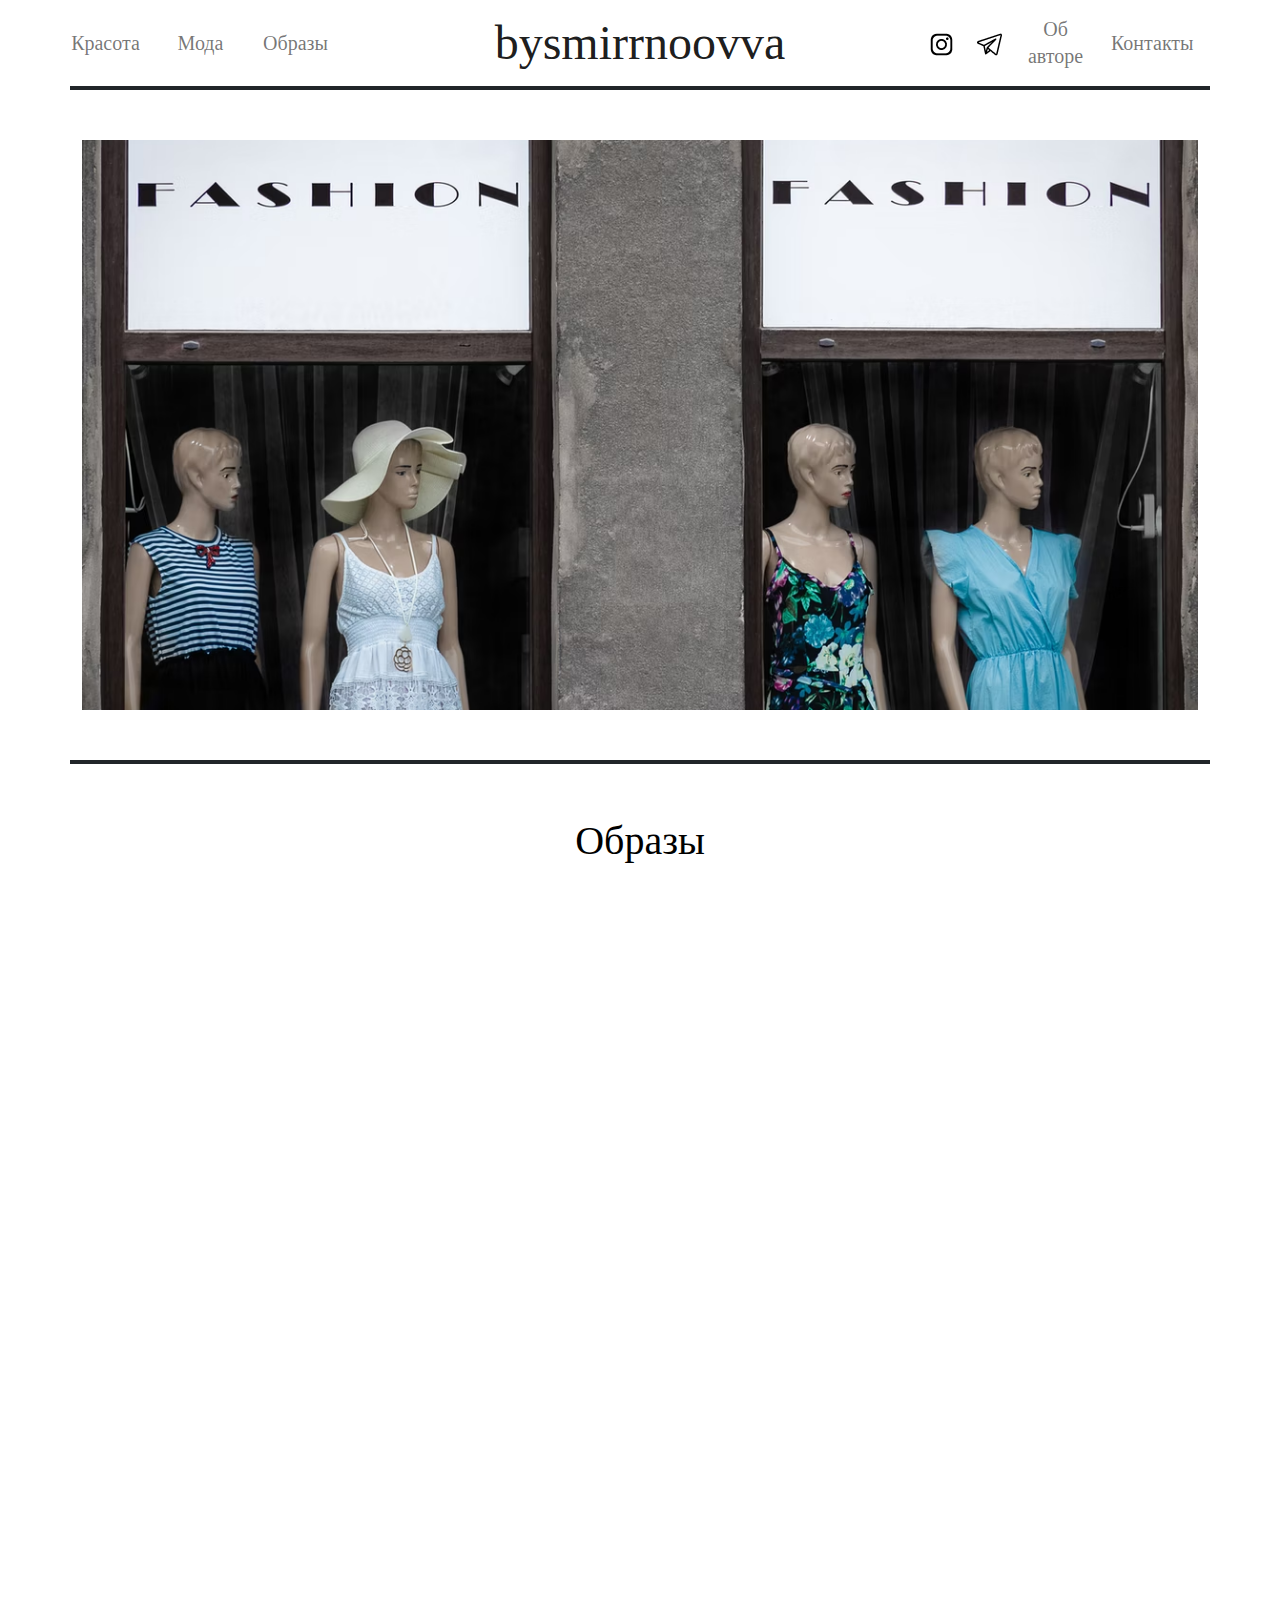
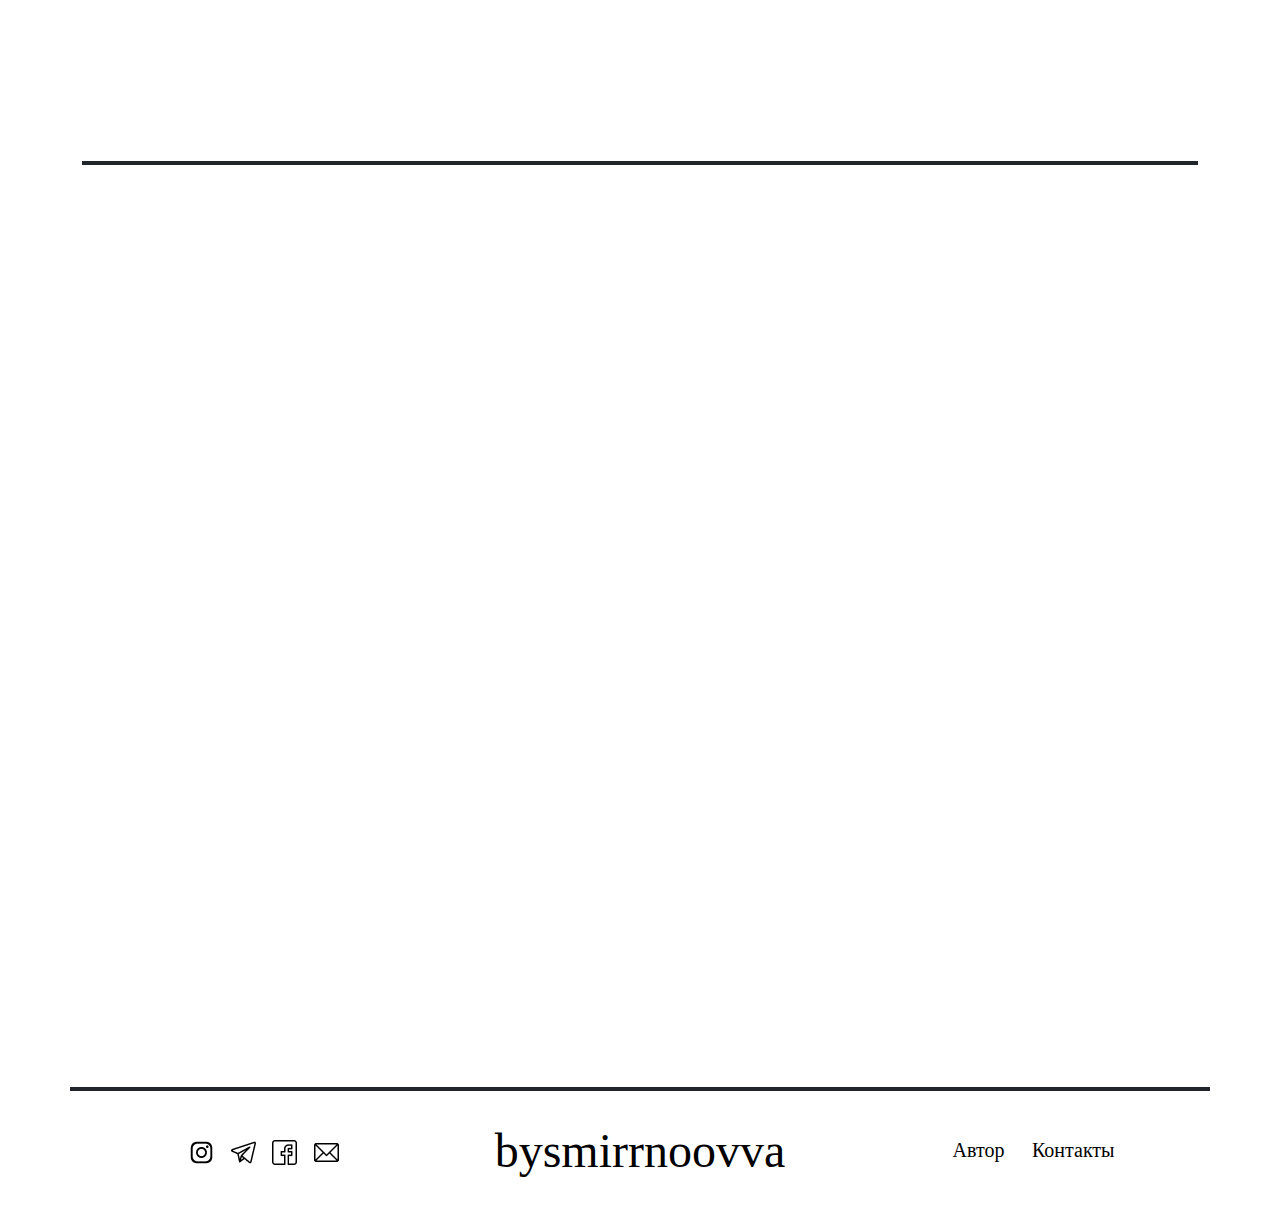
<file: index.html>
<!doctype html>
<html lang="ru">
<head>
    <meta charset="utf-8">
<!--    <meta name="viewport" content="width=device-width, initial-scale 1.0">-->
    <title>Smirrnoovva</title>
    <link rel="stylesheet" href="bootstrap/css/bootstrap.css" >
    <script defer src="bootstrap/js/bootstrap.bundle.min.js"></script>
    <script defer src="index.js"></script>
    <link href="index.css" rel="stylesheet" type="text/css">
</head>
<body>
<div class="collapse collapse-horizontal" id="mobile-collapse">
    <div>
        <a href="index.html" class="navbar-brand text-center">bysmirrnoovva</a>
    </div>
    <div>
        <a href="beauty.html" class="nav-link">Красота</a>
        <a href="fashion.html" class="nav-link">Мода</a>
        <a href="looks.html" class="nav-link">Образы</a>
    </div>
    <div id="mobile-collapse-social">
        <a href=""><img src="content/general/insta-white.svg" alt=""></a>
        <a href=""><img src="content/general/telegram-white.svg" alt=""></a>
        <a href=""><img src="content/general/facebook-white.svg" alt=""></a>
        <a href=""><img src="content/general/email-white.png" alt=""></a>
    </div>
    <div>
        <a href="about.html" class="nav-link">Об авторе</a>
        <a href="about.html" class="nav-link">Контакты</a>
    </div>
    <div>
        <a href="#" role="button" id="close-mobile-collapse" data-bs-toggle="collapse" aria-controls="mobile-collapse">
            <img src="content/general/cancel-white.svg" alt="">
        </a>
    </div>
</div>
<nav class="navbar navbar-expand-lg navbar-light bg-white bg-gradient container border-bottom border-4 border-dark">
    <div class="container text-center p-0">
        <button class="navbar-toggler border-0 col-1" type="button" data-bs-toggle="collapse" data-bs-target=".collapse" aria-controls="mobile-collapse">
            <span class="navbar-toggler-icon"></span>
        </button>
        <div class="collapse navbar-collapse col-3 d-md-none" >
            <div class="navbar-nav w-100 justify-content-between row row-cols-3 justify-content-center">
                <a href="beauty.html" class="nav-link">Красота</a>
                <a href="fashion.html" class="nav-link">Мода</a>
                <a href="looks.html" class="nav-link">Образы</a>
            </div>
        </div>
        <div class="col-lg-6 col"><a href="index.html" class="navbar-brand text-center">bysmirrnoovva</a></div>
        <div class="col-2 col-lg-1 row row-cols-2 align-items-center">
            <a href="#" class="nav-link"><img src="content/general/insta.png" alt=""></a>
            <a class="nav-link"><img src="content/general/telegram.png" alt=""></a>
        </div>
        <div class="collapse navbar-collapse col-2 d-md-none" id="navbarSubMenu2">
            <div class="navbar-nav w-100 justify-content-between row row-cols-2 align-items-center">
                <a href="about.html" class="nav-link">Об авторе</a>
                <a href="about.html" class="nav-link">Контакты</a>
            </div>
        </div>
    </div>
</nav>
<main class="container">
    <section class="row border-bottom border-4 border-dark">
        <div class="col anim">
            <img src="content/main_page/image1.png" alt="" class="w-100">
        </div>
    </section>

    <section class="border-bottom border-dark border-4">
        <h1 class="anim">Образы</h1>
        <div class="row justify-content-center anim">
            <div class="col-6"><img src="content/main_page/image2.png" alt="" class="w-100"></div>
            <div class="col-4">
                <img class="w-100" src="content/main_page/image3.png" alt="">
                <img class="w-100" src="content/main_page/image4.png" alt="">
            </div>
        </div>
    </section>

    <section class="anim">
        <h1>Недавние посты</h1>
        <div id="postsCarousel" class="carousel slide" data-bs-ride="carousel">
            <div class="carousel-inner">
                <div class="carousel-item active">
                    <div class="row row-cols-lg-2 justify-content-center">
                        <div class="col-5"><img class="w-100" src="content/main_page/image5.png" alt=""></div>
                        <div class="col-5"><img class="w-100" src="content/main_page/image6.png" alt=""></div>
                    </div>
                </div>
                <div class="carousel-item">
                    <div class="row row-cols-lg-2 justify-content-center">
                        <div class="col-5"><img class="w-100" src="content/main_page/image1-1.jpg" alt=""></div>
                        <div class="col-5"><img class="w-100" src="content/main_page/image1-2.jpg" alt=""></div>
                    </div>
                </div>
            </div>
            <button class="carousel-control-prev" type="button" data-bs-target="#postsCarousel" data-bs-slide="prev">
                <span class="carousel-control-prev-icon" aria-hidden="true"></span>
                <span class="visually-hidden">Previous</span>
            </button>
            <button class="carousel-control-next" type="button" data-bs-target="#postsCarousel" data-bs-slide="next">
                <span class="carousel-control-next-icon" aria-hidden="true"></span>
                <span class="visually-hidden">Next</span>
            </button>
        </div>
    </section>
</main>
<footer class="container border-top border-4 border-dark">
    <div class="row justify-content-evenly align-items-center">
        <div class="col-lg-2 col-12 row justify-content-center">
            <div class="col-lg col-2 row">
                <div class="col-6"><a href=""><img src="content/general/insta.png" alt=""></a></div>
                <div class="col-6"><a href=""><img src="content/general/telegram.png" alt=""></a></div>
            </div>
            <div class="col-lg col-2 row">
                <div class="col-6"><a href=""><img src="content/general/facebook.png" alt=""></a></div>
                <div class="col-6"><a href=""><img src="content/general/email.png" alt=""></a></div>
            </div>
        </div>
        <div class="col-lg-4 col-12 logo text-center"><a href="index.html">bysmirrnoovva</a></div>
        <div class="col-lg-2 col-12 row">
            <div class="col-lg-6 col-12"><a href="about.html">Автор</a></div>
            <div class="col-lg-6 col-12"><a href="about.html">Контакты</a></div>
        </div>
    </div>
</footer>
</body>
</html>
</file>
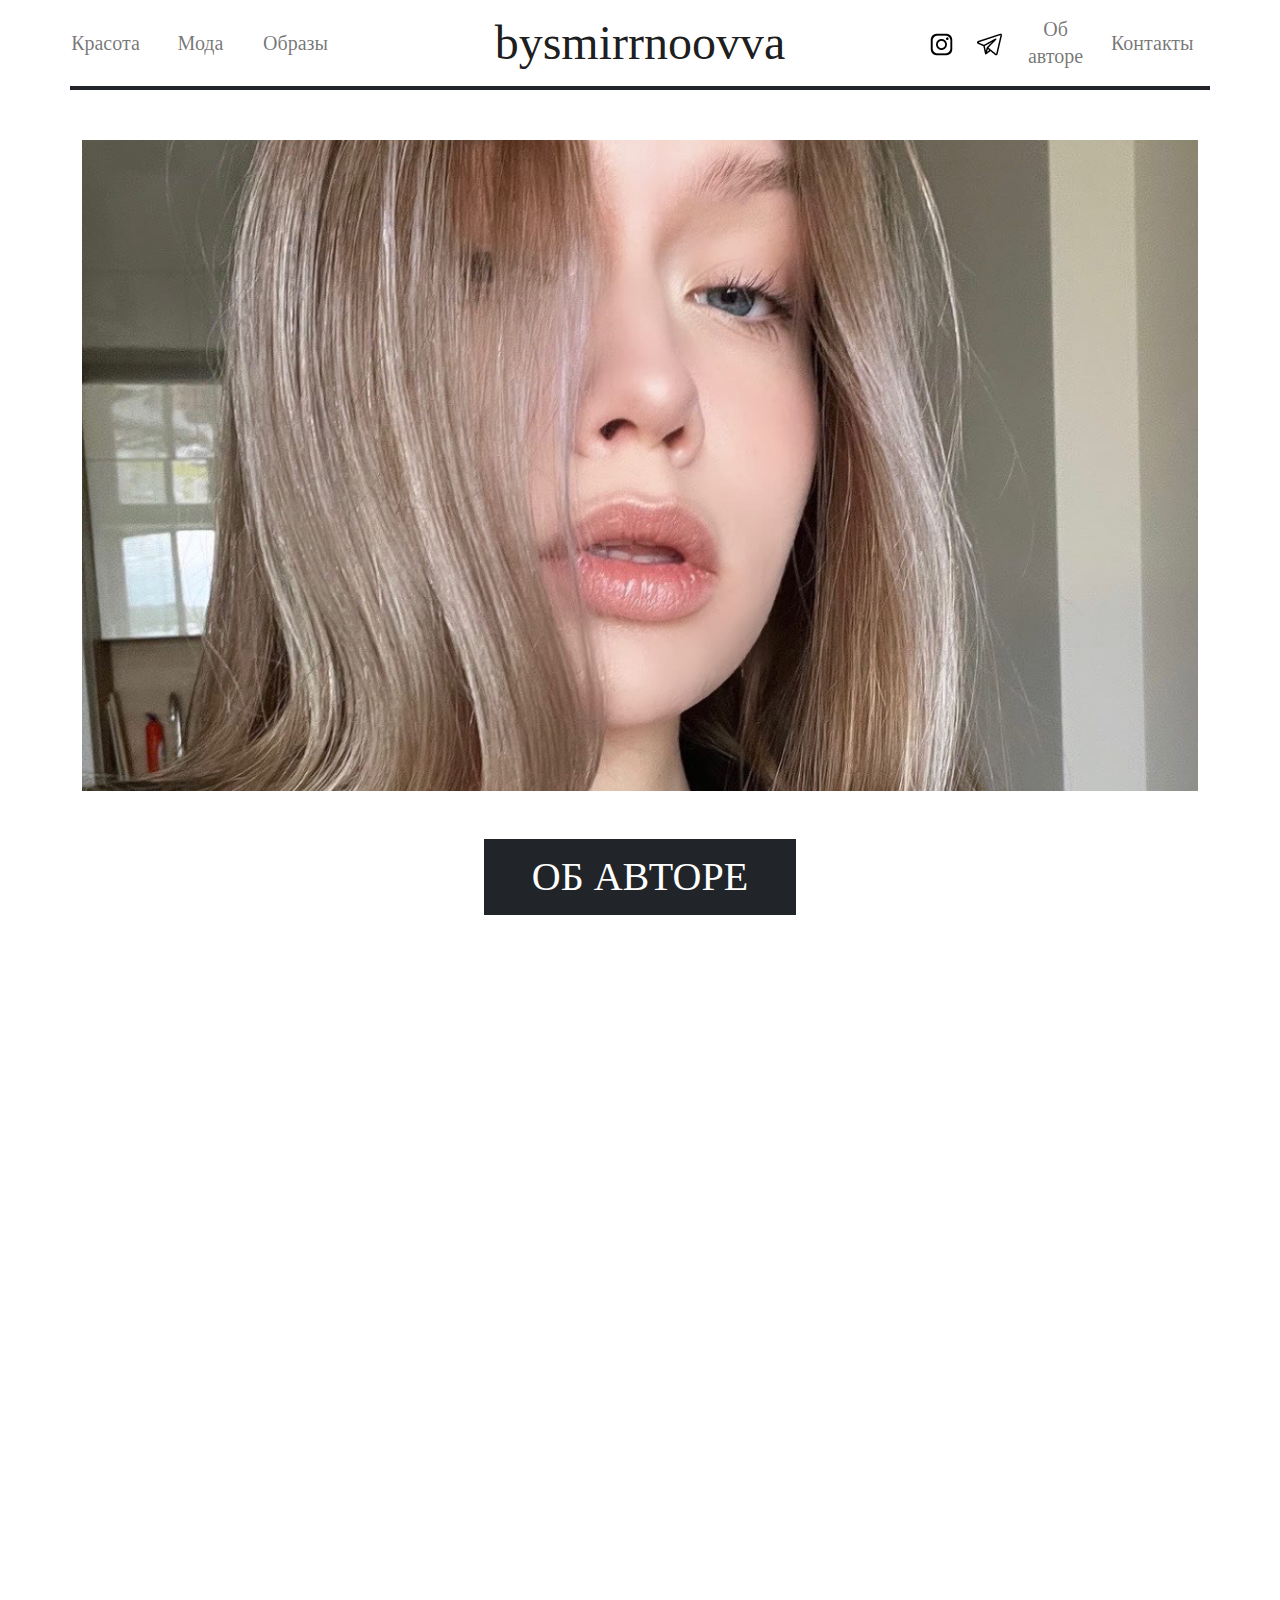
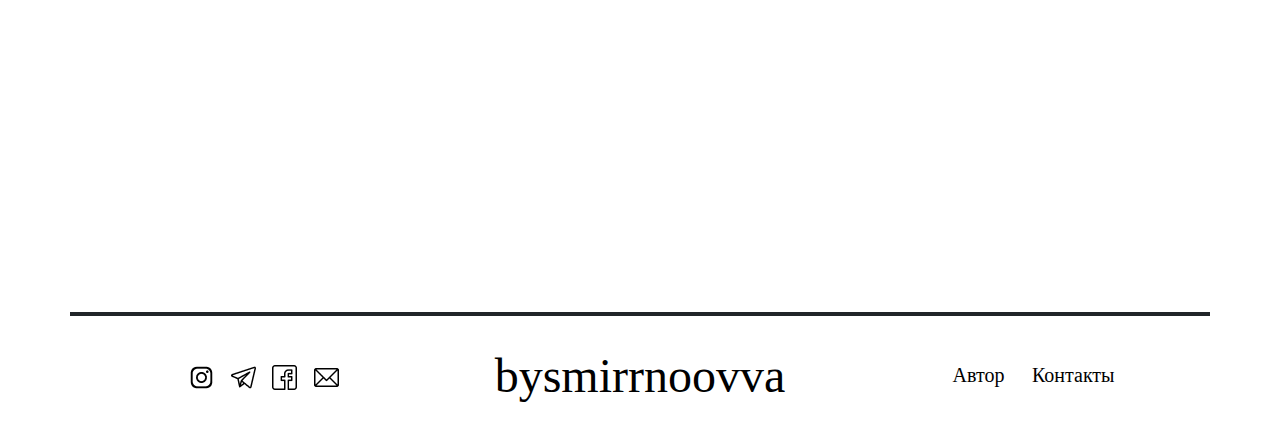
<file: about.html>
<!doctype html>
<html lang="ru">
<head>
    <meta charset="utf-8">
<!--    <meta name="viewport" content="width=device-width, initial-scale 1.0">-->
    <title>Smirrnoovva</title>
    <link rel="stylesheet" href="bootstrap/css/bootstrap.css" >
    <script defer src="bootstrap/js/bootstrap.bundle.min.js"></script>
    <script defer src="index.js"></script>
    <link href="index.css" rel="stylesheet" type="text/css">
</head>
<body>
<div class="collapse collapse-horizontal" id="mobile-collapse">
    <div>
        <a href="index.html" class="navbar-brand text-center">bysmirrnoovva</a>
    </div>
    <div>
        <a href="beauty.html" class="nav-link">Красота</a>
        <a href="fashion.html" class="nav-link">Мода</a>
        <a href="looks.html" class="nav-link">Образы</a>
    </div>
    <div id="mobile-collapse-social">
        <a href=""><img src="content/general/insta-white.svg" alt=""></a>
        <a href=""><img src="content/general/telegram-white.svg" alt=""></a>
        <a href=""><img src="content/general/facebook-white.svg" alt=""></a>
        <a href=""><img src="content/general/email-white.png" alt=""></a>
    </div>
    <div>
        <a href="about.html" class="nav-link">Об авторе</a>
        <a href="about.html" class="nav-link">Контакты</a>
    </div>
    <div>
        <a href="#" role="button" id="close-mobile-collapse" data-bs-toggle="collapse" aria-controls="mobile-collapse">
            <img src="content/general/cancel-white.svg" alt="">
        </a>
    </div>
</div>
<nav class="navbar navbar-expand-lg navbar-light bg-white bg-gradient container border-bottom border-4 border-dark">
    <div class="container text-center p-0">
        <button class="navbar-toggler border-0 col-1" type="button" data-bs-toggle="collapse" data-bs-target=".collapse" aria-controls="mobile-collapse">
            <span class="navbar-toggler-icon"></span>
        </button>
        <div class="collapse navbar-collapse col-3 d-md-none">
            <div class="navbar-nav w-100 justify-content-between row row-cols-3 justify-content-center">
                <a href="beauty.html" class="nav-link">Красота</a>
                <a href="fashion.html" class="nav-link">Мода</a>
                <a href="looks.html" class="nav-link">Образы</a>
            </div>
        </div>
        <div class="col-lg-6 col"><a href="index.html" class="navbar-brand text-center">bysmirrnoovva</a></div>
        <div class="col-2 col-lg-1 row row-cols-2 align-items-center">
            <a href="#" class="nav-link"><img src="content/general/insta.png" alt=""></a>
            <a class="nav-link"><img src="content/general/telegram.png" alt=""></a>
        </div>
        <div class="collapse navbar-collapse col-2 d-md-none" id="navbarSubMenu2">
            <div class="navbar-nav w-100 justify-content-between row row-cols-2 align-items-center">
                <a href="about.html" class="nav-link">Об авторе</a>
                <a href="about.html" class="nav-link">Контакты</a>
            </div>
        </div>
    </div>
</nav>
<main class="container">
    <section class="row row-cols-1 justify-content-center gy-5">
        <div class="col anim">
            <img src="content/about/image17.png" alt="" class="w-100">
        </div>
        <div class="col align-self-center d-flex justify-content-center anim">
            <span class="bg-dark text-white fs-1 p-5 pt-2 pb-2">ОБ АВТОРЕ</span>
        </div>
        <div class="col-10 border border-dark border-3 justify-content-center anim text-center about-description">
            <p class="h1">Привет, меня зовут Александра Смирнова!</p>
            <p>
                В подростковом возрасте многие люди сталкивались с насмешками со стороны сверстников, и я не стала исключением. У меня были проблемы, которые были заметны визуально. И для того, чтобы как можно меньше людей замечали этот дефект, я решила поменять акцент. Я стала экспериментировать со своим стилем в одежде: сочетала несочетаемое, составляла комбинации, о которых раньше даже не было мыслей. По началу насмешек стало больше, ведь не все сразу получалось. Я стала больше интересоваться сферой моды: начала изучать историю моды, стала больше экспериментировать, не останавливалась на достигнутом. И наступило время, когда от насмешек со стороны сверстников, я стала слышать комплименты.                </p>
            <p>
                Существует такая пословица: «Добротная одежда открывает все двери». Это означает, что, когда люди не знают вас, они судят о вас по внешности и особенно по одежде. Когда вы видите человека, одетого в идеальный дорогой костюм, перед вами создается образ успешного бизнесмена. И наоборот, человеку, одетому в старые джинсы и простую футболку, вряд ли позволят войти в дорогой ресторан. Это считается нормой, но должно ли это так быть?                </p>
            <p>
                Данный блог создан для того, чтобы показать людям, что стиль, персональный стиль, уже давно перестал быть просто про тренды, это про комфорт. Также сайт позволяет следить мне за своими достижениями в данной сфере, помогает найти людей, которым будет интересен мой взгляд на мир моды.
            </p>
        </div>
    </section>
</main>
<footer class="container border-top border-4 border-dark">
    <div class="row justify-content-evenly align-items-center">
        <div class="col-lg-2 col-12 row justify-content-center">
            <div class="col-lg col-2 row">
                <div class="col-6"><a href=""><img src="content/general/insta.png" alt=""></a></div>
                <div class="col-6"><a href=""><img src="content/general/telegram.png" alt=""></a></div>
            </div>
            <div class="col-lg col-2 row">
                <div class="col-6"><a href=""><img src="content/general/facebook.png" alt=""></a></div>
                <div class="col-6"><a href=""><img src="content/general/email.png" alt=""></a></div>
            </div>
        </div>
        <div class="col-lg-4 col-12 logo text-center"><a href="index.html">bysmirrnoovva</a></div>
        <div class="col-lg-2 col-12 row">
            <div class="col-lg-6 col-12"><a href="about.html">Автор</a></div>
            <div class="col-lg-6 col-12"><a href="about.html">Контакты</a></div>
        </div>
    </div>
</footer>
</body>
</html>
</file>
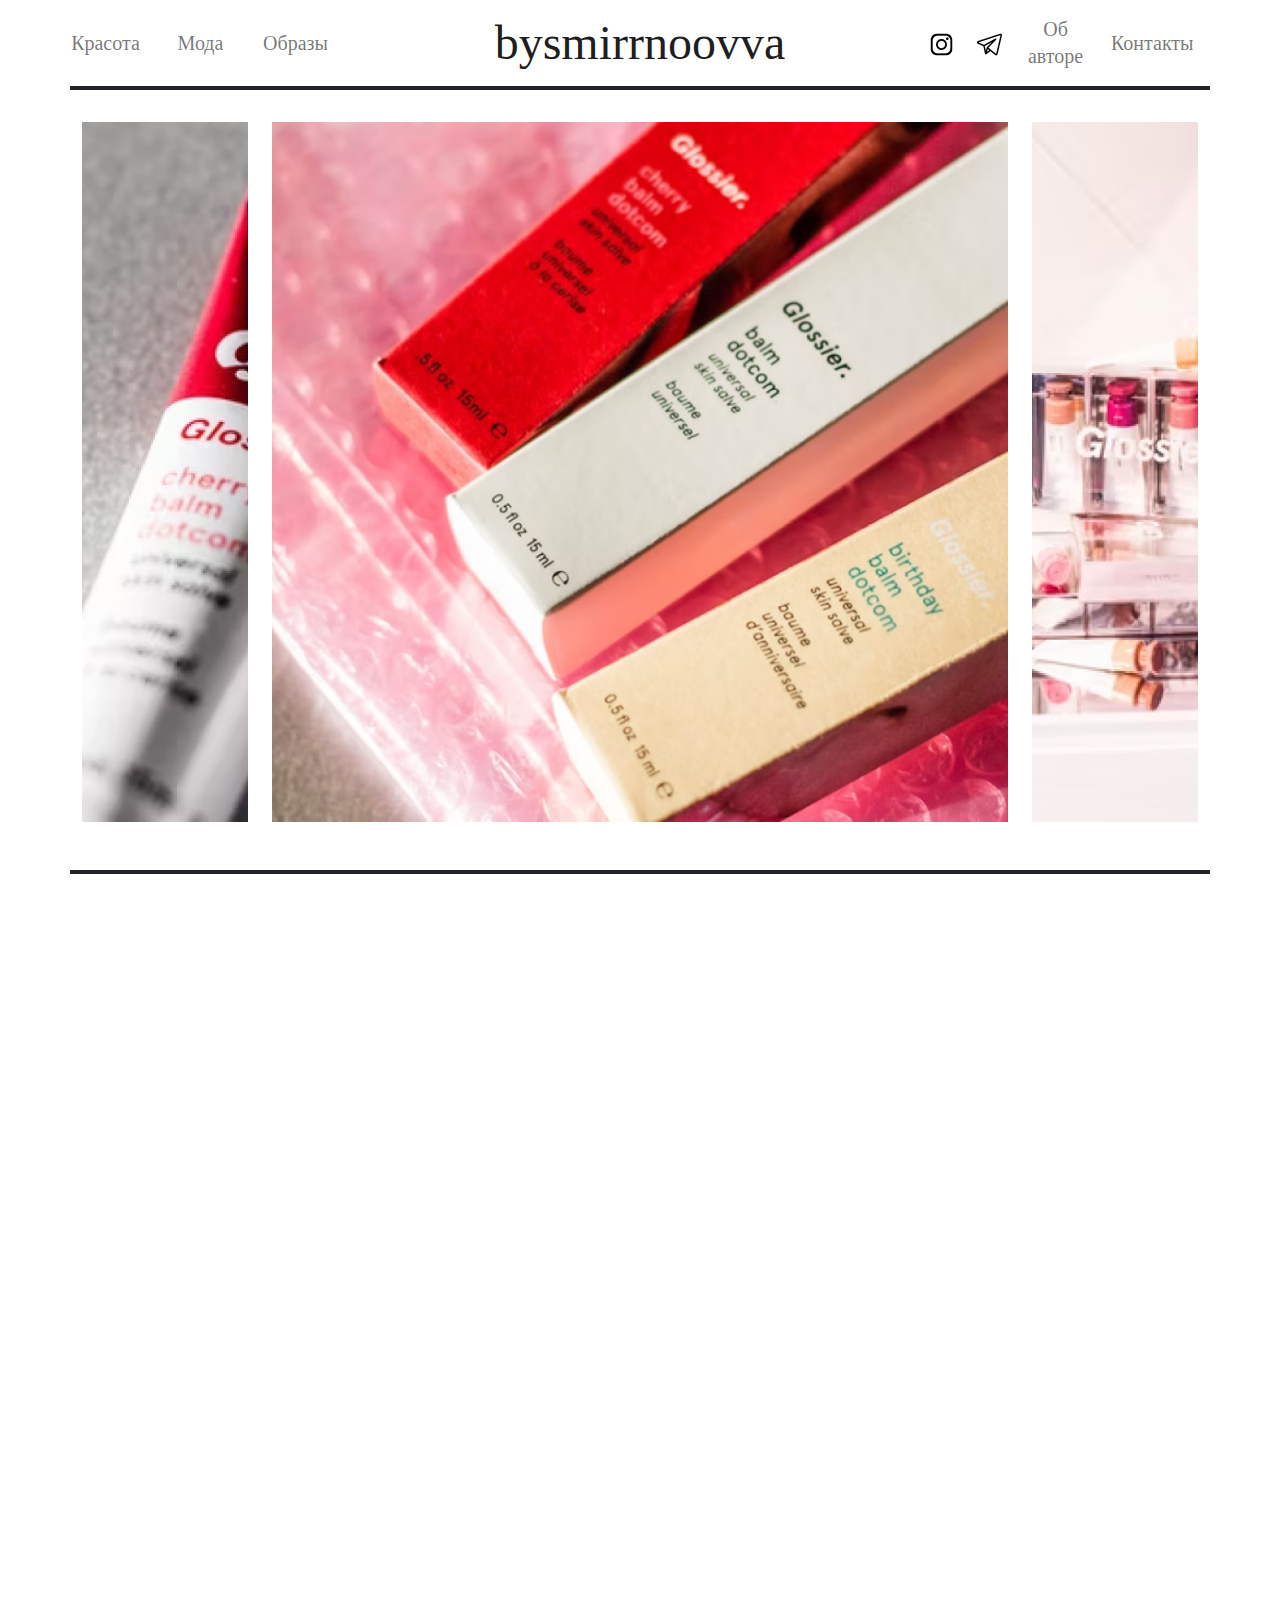
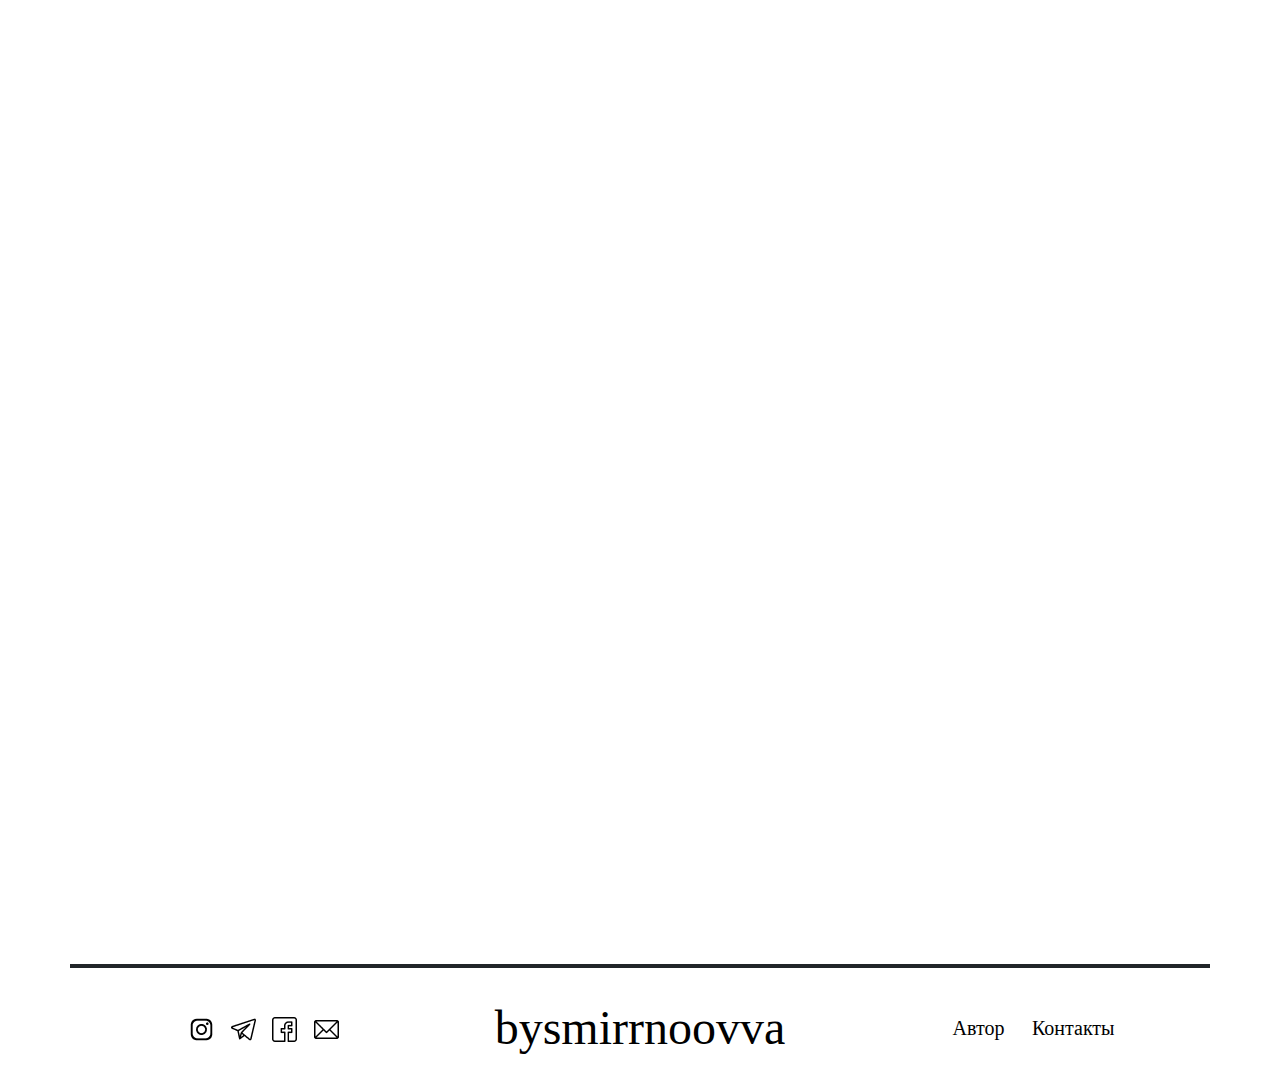
<file: beauty.html>
<!doctype html>
<html lang="ru">
<head>
    <meta charset="utf-8">
<!--    <meta name="viewport" content="width=device-width, initial-scale 1.0">-->
    <title>Smirrnoovva</title>
    <link rel="stylesheet" href="bootstrap/css/bootstrap.css" >
    <script defer src="bootstrap/js/bootstrap.bundle.min.js"></script>
    <script defer src="index.js"></script>
    <link href="index.css" rel="stylesheet" type="text/css">
</head>
<body>
<div class="collapse collapse-horizontal" id="mobile-collapse">
    <div>
        <a href="index.html" class="navbar-brand text-center">bysmirrnoovva</a>
    </div>
    <div>
        <a href="beauty.html" class="nav-link">Красота</a>
        <a href="fashion.html" class="nav-link">Мода</a>
        <a href="looks.html" class="nav-link">Образы</a>
    </div>
    <div id="mobile-collapse-social">
        <a href=""><img src="content/general/insta-white.svg" alt=""></a>
        <a href=""><img src="content/general/telegram-white.svg" alt=""></a>
        <a href=""><img src="content/general/facebook-white.svg" alt=""></a>
        <a href=""><img src="content/general/email-white.png" alt=""></a>
    </div>
    <div>
        <a href="about.html" class="nav-link">Об авторе</a>
        <a href="about.html" class="nav-link">Контакты</a>
    </div>
    <div>
        <a href="#" role="button" id="close-mobile-collapse" data-bs-toggle="collapse" aria-controls="mobile-collapse">
            <img src="content/general/cancel-white.svg" alt="">
        </a>
    </div>
</div>
<nav class="navbar navbar-expand-lg navbar-light bg-white bg-gradient container border-bottom border-4 border-dark">
    <div class="container text-center p-0">
        <button class="navbar-toggler border-0 col-1" type="button" data-bs-toggle="collapse" data-bs-target=".collapse" aria-controls="mobile-collapse">
            <span class="navbar-toggler-icon"></span>
        </button>
        <div class="collapse navbar-collapse col-3 d-md-none">
            <div class="navbar-nav w-100 justify-content-between row row-cols-3 justify-content-center">
                <a href="beauty.html" class="nav-link">Красота</a>
                <a href="fashion.html" class="nav-link">Мода</a>
                <a href="looks.html" class="nav-link">Образы</a>
            </div>
        </div>
        <div class="col-lg-6 col"><a href="index.html" class="navbar-brand text-center">bysmirrnoovva</a></div>
        <div class="col-2 col-lg-1 row row-cols-2 align-items-center">
            <a href="#" class="nav-link"><img src="content/general/insta.png" alt=""></a>
            <a class="nav-link"><img src="content/general/telegram.png" alt=""></a>
        </div>
        <div class="collapse navbar-collapse col-2 d-md-none" id="navbarSubMenu2">
            <div class="navbar-nav w-100 justify-content-between row row-cols-2 align-items-center">
                <a href="about.html" class="nav-link">Об авторе</a>
                <a href="about.html" class="nav-link">Контакты</a>
            </div>
        </div>
    </div>
</nav>
<main class="container pt-3 pb-3">
    <div class="row justify-content-between pt-3 pb-5 border-bottom border-4 border-dark text-center">
        <div class="col-2 anim"><img src="content/beauty/image7.png" alt="" class="h-100 w-100"></div>
        <div class="col-8 anim"><img src="content/beauty/image9.png" alt="" class="h-100 w-100"></div>
        <div class="col-2 anim"><img src="content/beauty/image8.png" alt="" class="h-100 w-100"></div>
    </div>
    <div class="row pt-4">
        <div class="row justify-content-evenly pt-3 pb-3 anim">
            <div class="col-4 p-0"><img src="content/beauty/image10.png" alt="" class="w-100"></div>
            <div class="col-5 border border-dark border-4 text-center align-content-between row ps-0 pe-0 pt-2 pb-2 p-lg-5 justify-content-center me-0 post-card">
                <p class="h1">Новая линия уходовой косметики</p>
                <p class="">Как вы хорошо знаете, мир ухода за кожей постоянно развивается, растет и расширяется...</p>
                <button class="button col-5">Читать</button>
            </div>
        </div>
        <div class="row justify-content-evenly pt-3 pb-3 anim">
            <div class="col-5 border border-dark border-4 text-center align-content-between row ps-0 pe-0 pt-2 pb-2 p-lg-5 justify-content-center ms-0 post-card">
                <p class="h1">Эксклюзивная губная помада</p>
                <p class="">О чем мечтает каждый визажист? Обязательно создайте свою линию косметики.</p>
                <button class="button col-5">Читать</button>
            </div><div class="col-4 p-0"><img src="content/beauty/image11.png" alt="" class="w-100"></div>
        </div>
        <div class="row justify-content-evenly pt-3 pb-3 anim">
            <div class="col-4 p-0"><img src="content/beauty/image12.png" alt="" class="w-100"></div>
            <div class="col-5 border border-dark border-4 text-center align-content-between row ps-0 pe-0 pt-2 pb-2 p-lg-5 justify-content-center me-0 post-card">
                <p class="h1">Представление адвент-календаря</p>
                <p class="">MiiN Cosmetics — это название магазина корейской косметики, настоящей точки отсчета в Европе...</p>
                <button class="button col-5">Читать</button>
            </div>
        </div>
    </div>
    <div class="text-center m-3">
        <button class="button mainbutton fs-1 px-5 anim">Загрузить больше</button>
    </div>
</main>
<footer class="container border-top border-4 border-dark">
    <div class="row justify-content-evenly align-items-center">
        <div class="col-lg-2 col-12 row justify-content-center">
            <div class="col-lg col-2 row">
                <div class="col-6"><a href=""><img src="content/general/insta.png" alt=""></a></div>
                <div class="col-6"><a href=""><img src="content/general/telegram.png" alt=""></a></div>
            </div>
            <div class="col-lg col-2 row">
                <div class="col-6"><a href=""><img src="content/general/facebook.png" alt=""></a></div>
                <div class="col-6"><a href=""><img src="content/general/email.png" alt=""></a></div>
            </div>
        </div>
        <div class="col-lg-4 col-12 logo text-center"><a href="index.html">bysmirrnoovva</a></div>
        <div class="col-lg-2 col-12 row">
            <div class="col-lg-6 col-12"><a href="about.html">Автор</a></div>
            <div class="col-lg-6 col-12"><a href="about.html">Контакты</a></div>
        </div>
    </div>
</footer>
</body>
</html>
</file>
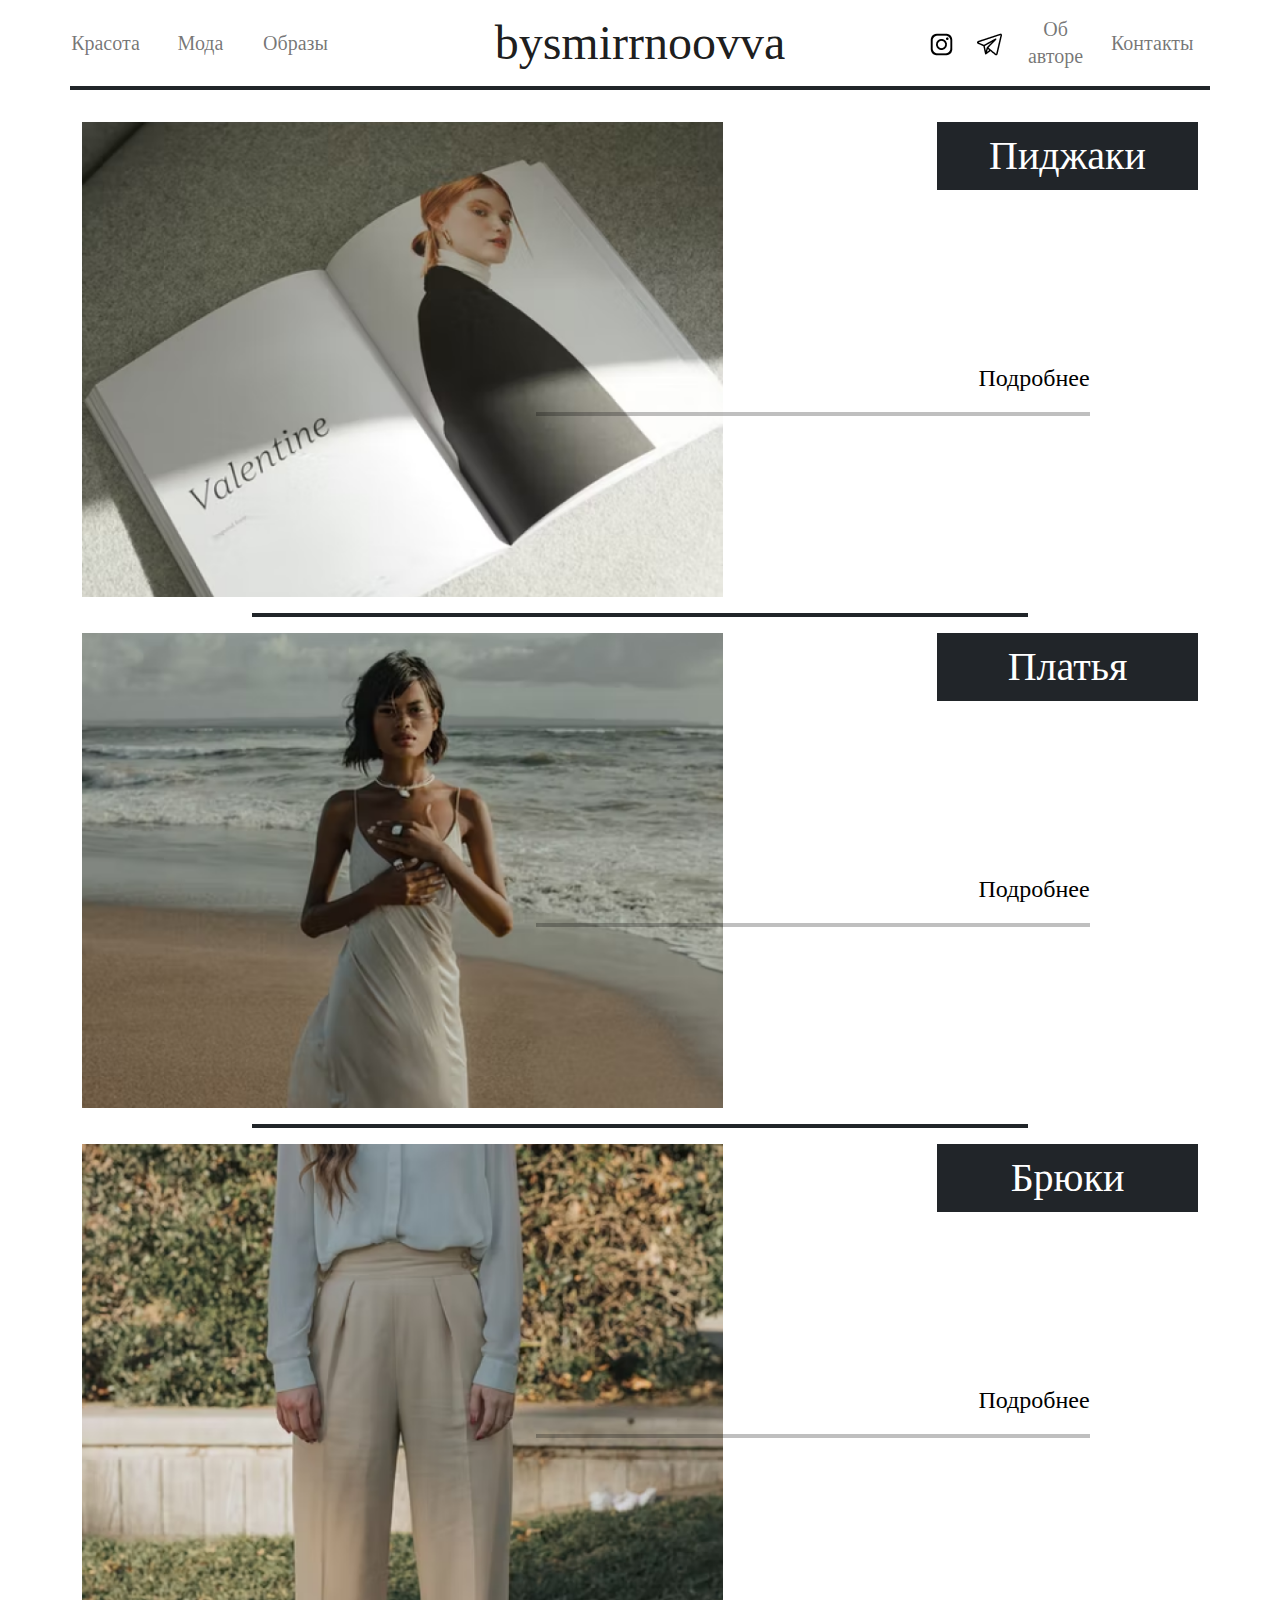
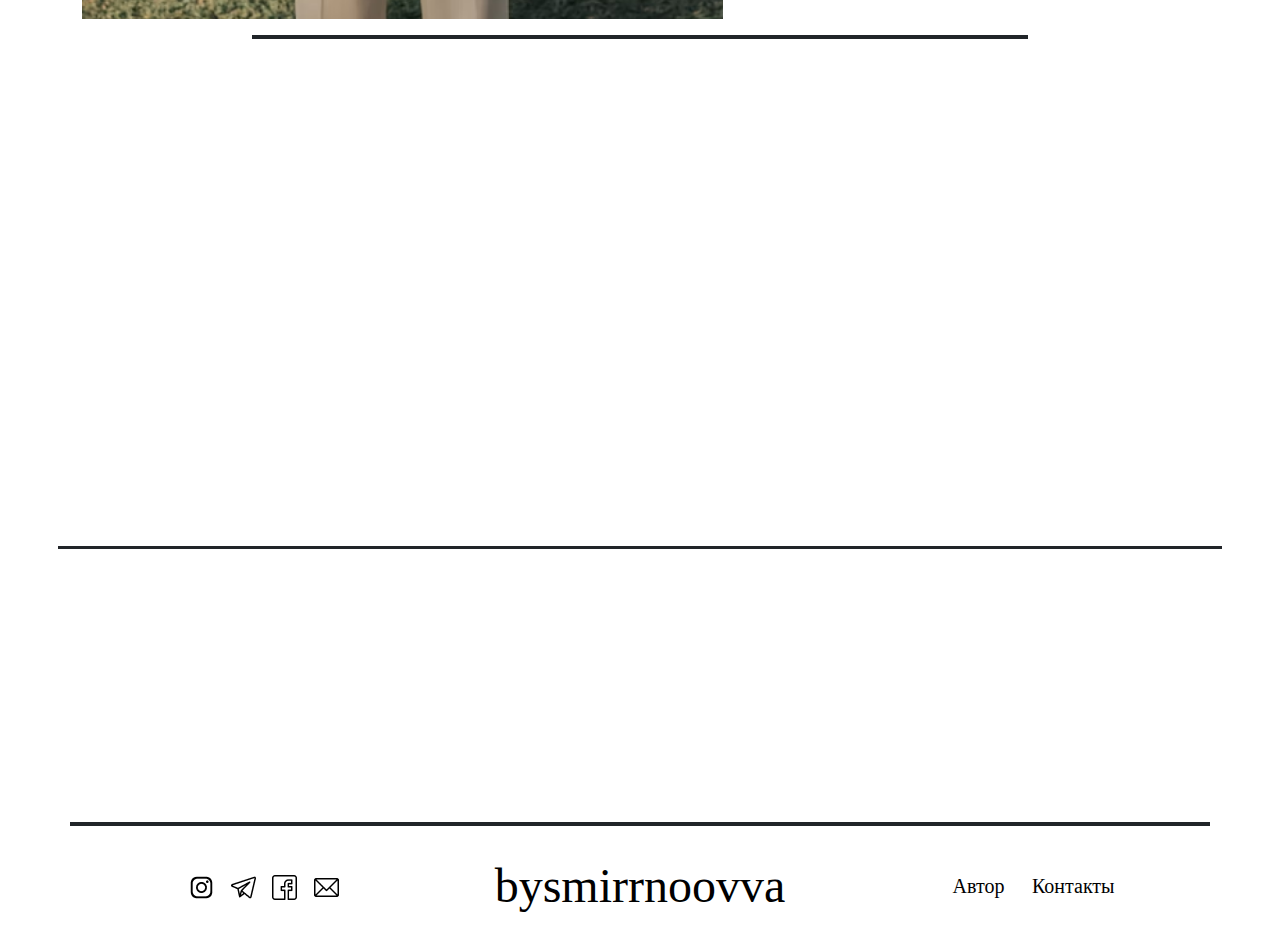
<file: fashion.html>
<!doctype html>
<html lang="ru">
<head>
    <meta charset="utf-8">
<!--    <meta name="viewport" content="width=device-width, initial-scale 1.0">-->
    <title>Smirrnoovva</title>
    <link rel="stylesheet" href="bootstrap/css/bootstrap.css" >
    <script defer src="bootstrap/js/bootstrap.bundle.min.js"></script>
    <script defer src="index.js"></script>
    <link href="index.css" rel="stylesheet" type="text/css">
</head>
<body>
<div class="collapse collapse-horizontal" id="mobile-collapse">
    <div>
        <a href="index.html" class="navbar-brand text-center">bysmirrnoovva</a>
    </div>
    <div>
        <a href="beauty.html" class="nav-link">Красота</a>
        <a href="fashion.html" class="nav-link">Мода</a>
        <a href="looks.html" class="nav-link">Образы</a>
    </div>
    <div id="mobile-collapse-social">
        <a href=""><img src="content/general/insta-white.svg" alt=""></a>
        <a href=""><img src="content/general/telegram-white.svg" alt=""></a>
        <a href=""><img src="content/general/facebook-white.svg" alt=""></a>
        <a href=""><img src="content/general/email-white.png" alt=""></a>
    </div>
    <div>
        <a href="about.html" class="nav-link">Об авторе</a>
        <a href="about.html" class="nav-link">Контакты</a>
    </div>
    <div>
        <a href="#" role="button" id="close-mobile-collapse" data-bs-toggle="collapse" aria-controls="mobile-collapse">
            <img src="content/general/cancel-white.svg" alt="">
        </a>
    </div>
</div>
<nav class="navbar navbar-expand-lg navbar-light bg-white bg-gradient container border-bottom border-4 border-dark">
    <div class="container text-center p-0">
        <button class="navbar-toggler border-0 col-1" type="button" data-bs-toggle="collapse" data-bs-target=".collapse" aria-controls="mobile-collapse">
            <span class="navbar-toggler-icon"></span>
        </button>
        <div class="collapse navbar-collapse col-3 d-md-none">
            <div class="navbar-nav w-100 justify-content-between row row-cols-3 justify-content-center">
                <a href="beauty.html" class="nav-link">Красота</a>
                <a href="fashion.html" class="nav-link">Мода</a>
                <a href="looks.html" class="nav-link">Образы</a>
            </div>
        </div>
        <div class="col-lg-6 col"><a href="index.html" class="navbar-brand text-center">bysmirrnoovva</a></div>
        <div class="col-2 col-lg-1 row row-cols-2 align-items-center">
            <a href="#" class="nav-link"><img src="content/general/insta.png" alt=""></a>
            <a class="nav-link"><img src="content/general/telegram.png" alt=""></a>
        </div>
        <div class="collapse navbar-collapse col-2 d-md-none" id="navbarSubMenu2">
            <div class="navbar-nav w-100 justify-content-between row row-cols-2 align-items-center">
                <a href="about.html" class="nav-link">Об авторе</a>
                <a href="about.html" class="nav-link">Контакты</a>
            </div>
        </div>
    </div>
</nav>
<main class="container mt-3">
    <div class="row row-cols-1 gx-5 justify-content-center border-3 border-dark border-bottom">
        <div class="col row justify-content-between mb-3 mt-3 anim">
            <div class="col-7 position-relative">
                <img src="content/fashion/image13.png" alt="" class="w-100">
                <div class="col-10 position-absolute" style="top: 50%; left: 70%;">
                    <p style="text-align: right;" class="fs-4"><a href="">Подробнее</a></p>
                    <hr style="border: 2px solid #000;">
                </div>
            </div>
            <div class="col-3">
                <p class="text-white bg-dark fs-1 w-100 text-center p-3 pt-1 pb-1">Пиджаки</p>
            </div>
        </div>

        <div class="col-8 border border-2 border-dark bg-dark anim"></div>

        <div class="col row justify-content-between mb-3 mt-3 anim">
            <div class="col-7 position-relative">
                <img src="content/fashion/image14.png" alt="" class="w-100">
                <div class="col-10 position-absolute" style="top: 50%; left: 70%;">
                    <p style="text-align: right;" class="fs-4"><a href="">Подробнее</a></p>
                    <hr style="border: 2px solid #000;">
                </div>
            </div>
            <div class="col-3">
                <p class="text-white bg-dark fs-1 w-100 text-center p-3 pt-1 pb-1">Платья</p>
            </div>
        </div>

        <div class="col-8 border border-2 border-dark bg-dark anim"></div>

        <div class="col row justify-content-between mb-3 mt-3 anim">
            <div class="col-7 position-relative">
                <img src="content/fashion/image15.png" alt="" class="w-100">
                <div class="col-10 position-absolute" style="top: 50%; left: 70%;">
                    <p style="text-align: right;" class="fs-4"><a href="">Подробнее</a></p>
                    <hr style="border: 2px solid #000;">
                </div>
            </div>
            <div class="col-3">
                <p class="text-white bg-dark fs-1 w-100 text-center p-3 pt-1 pb-1">Брюки</p>
            </div>
        </div>

        <div class="col-8 border border-2 border-dark bg-dark anim"></div>

        <div class="col row justify-content-between mb-3 mt-3 anim">
            <div class="col-7 position-relative">
                <img src="content/fashion/image16.png" alt="" class="w-100">
                <div class="col-10 position-absolute" style="top: 50%; left: 70%;">
                    <p style="text-align: right;" class="fs-4"><a href="">Подробнее</a></p>
                    <hr style="border: 2px solid #000;">
                </div>
            </div>
            <div class="col-3">
                <p class="text-white bg-dark fs-1 w-100 text-center p-3 pt-1 pb-1">Рубашки</p>
            </div>
        </div>
    </div>

    <div class="row row-cols-4 gx-3 anim" style="margin: auto -20px;">
        <div class="col outline-2-dark">
            <div class="overflow-hidden position-relative w-100 d-flex justify-content-center align-items-center" style="padding-top: 50%; padding-bottom: 50%">
                <a class="position-absolute fs-1 fw-bold m-0" href="#">Зима</a>
            </div>
        </div>
        <div class="col outline-2-dark">
            <div class="overflow-hidden position-relative w-100 d-flex justify-content-center align-items-center" style="padding-top: 50%; padding-bottom: 50%">
                <a class="position-absolute fs-1 fw-bold m-0" href="#">Весна</a>
            </div>
        </div>
        <div class="col outline-2-dark">
            <div class="overflow-hidden position-relative w-100 d-flex justify-content-center align-items-center" style="padding-top: 50%; padding-bottom: 50%">
                <a class="position-absolute fs-1 fw-bold m-0" href="#">Лето</a>
            </div>
        </div>
        <div class="col outline-2-dark">
            <div class="overflow-hidden position-relative w-100 d-flex justify-content-center align-items-center" style="padding-top: 50%; padding-bottom: 50%">
                <a class="position-absolute fs-1 fw-bold m-0" href="#">Осень</a>
            </div>
        </div>
    </div>
</main>
<footer class="container border-top border-4 border-dark">
    <div class="row justify-content-evenly align-items-center">
        <div class="col-lg-2 col-12 row justify-content-center">
            <div class="col-lg col-2 row">
                <div class="col-6"><a href=""><img src="content/general/insta.png" alt=""></a></div>
                <div class="col-6"><a href=""><img src="content/general/telegram.png" alt=""></a></div>
            </div>
            <div class="col-lg col-2 row">
                <div class="col-6"><a href=""><img src="content/general/facebook.png" alt=""></a></div>
                <div class="col-6"><a href=""><img src="content/general/email.png" alt=""></a></div>
            </div>
        </div>
        <div class="col-lg-4 col-12 logo text-center"><a href="index.html">bysmirrnoovva</a></div>
        <div class="col-lg-2 col-12 row">
            <div class="col-lg-6 col-12"><a href="about.html">Автор</a></div>
            <div class="col-lg-6 col-12"><a href="about.html">Контакты</a></div>
        </div>
    </div>
</footer>
</body>
</html>
</file>
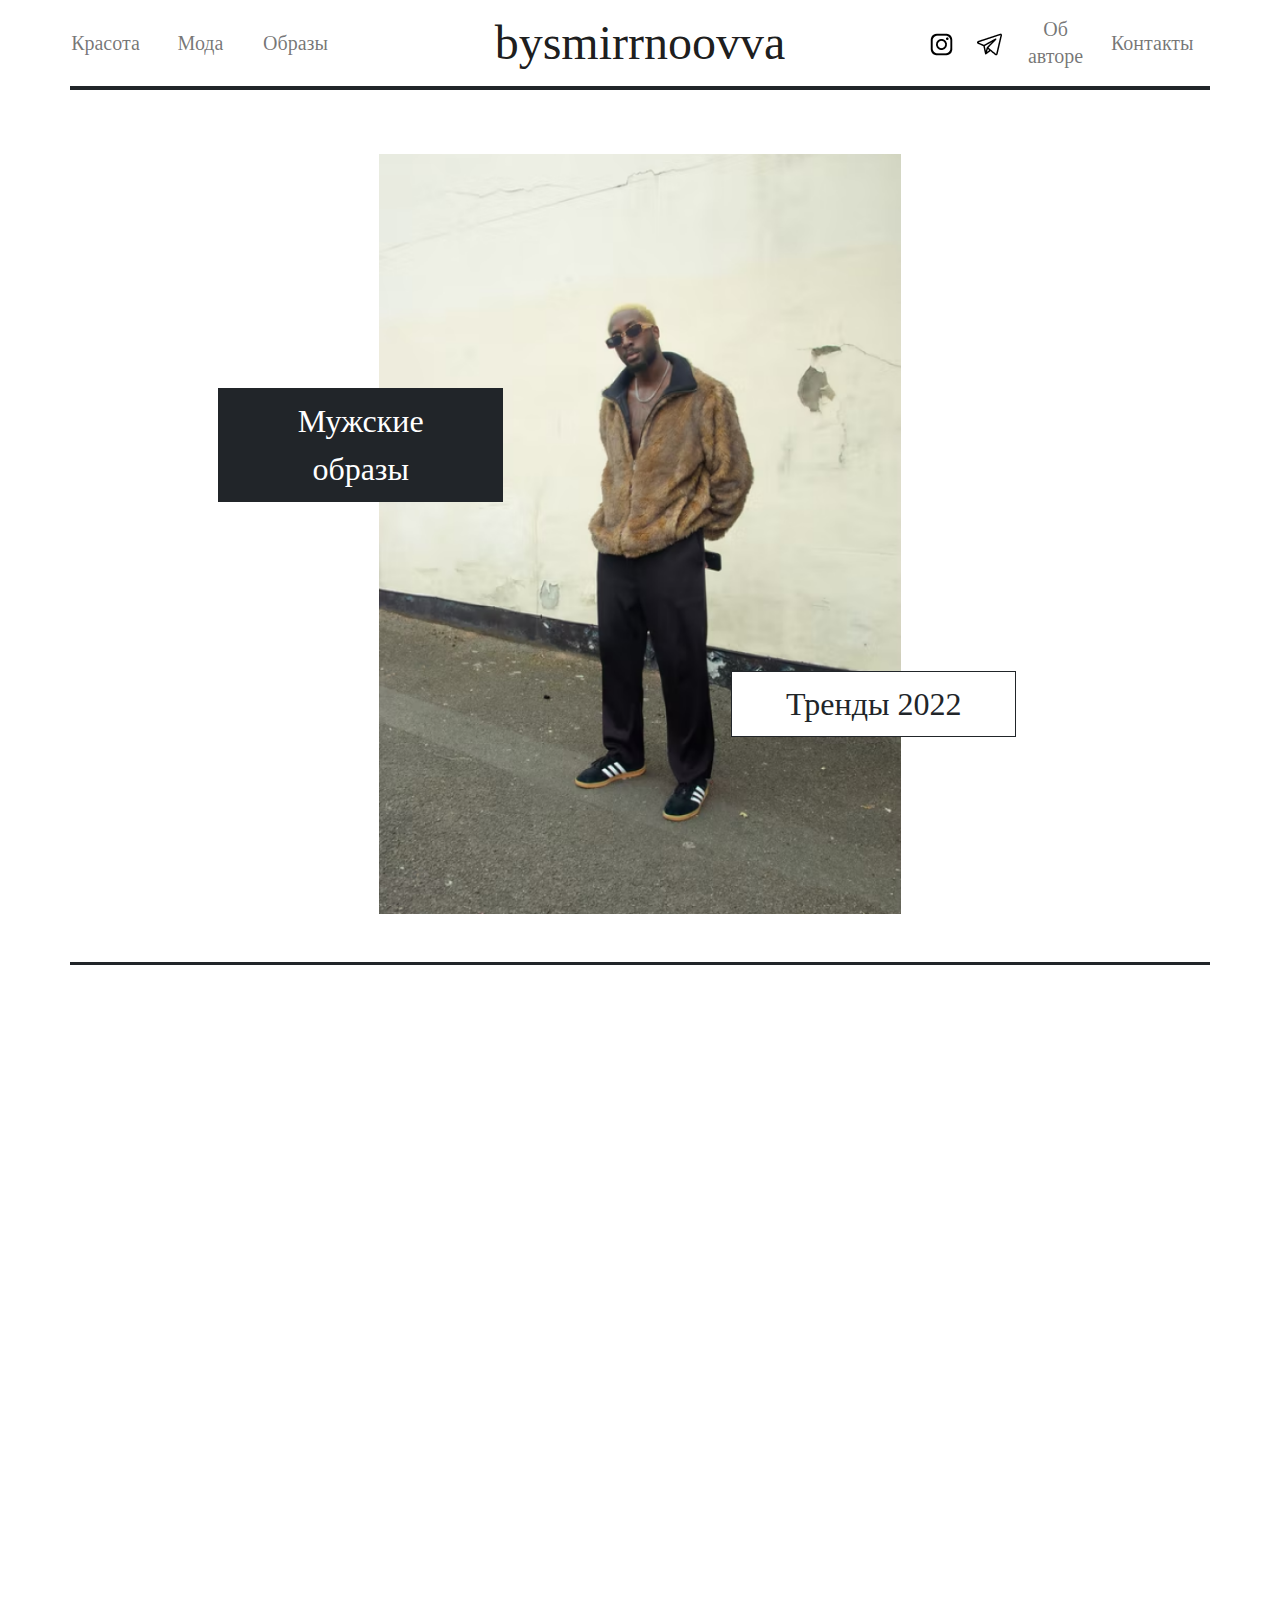
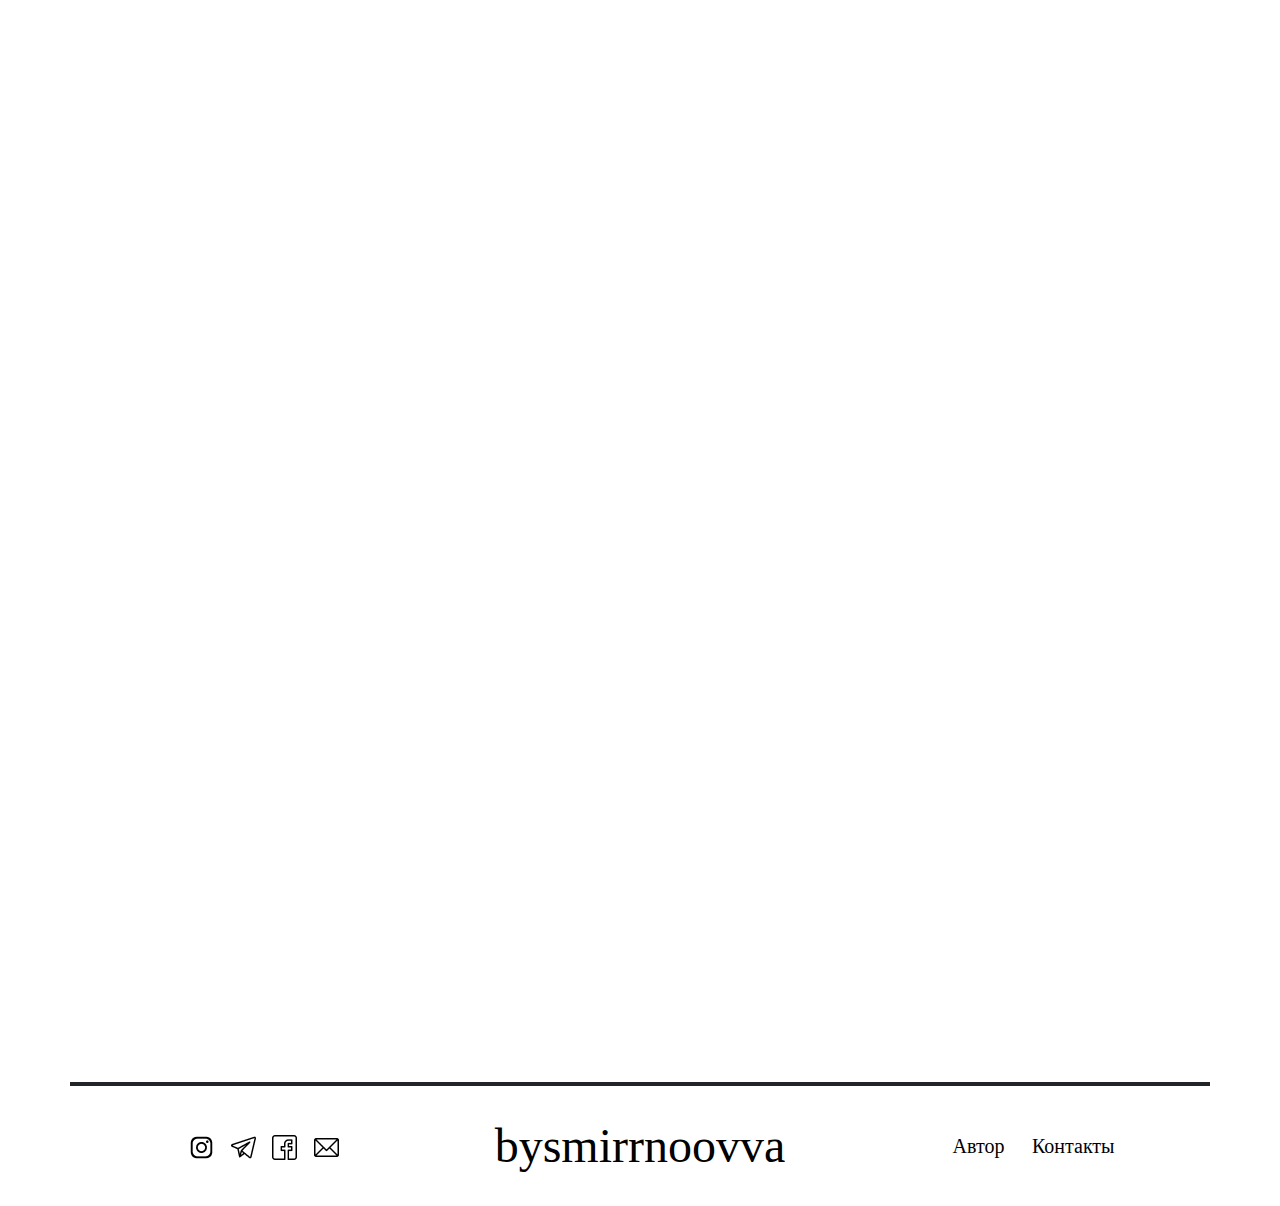
<file: looks.html>
<!doctype html>
<html lang="ru">
<head>
    <meta charset="utf-8">
<!--    <meta name="viewport" content="width=device-width, initial-scale 1.0">-->
    <title>Smirrnoovva</title>
    <link rel="stylesheet" href="bootstrap/css/bootstrap.css" >
    <script defer src="bootstrap/js/bootstrap.bundle.min.js"></script>
    <script defer src="index.js"></script>
    <link href="index.css" rel="stylesheet" type="text/css">
</head>
<body>
<div class="collapse collapse-horizontal" id="mobile-collapse">
    <div>
        <a href="index.html" class="navbar-brand text-center">bysmirrnoovva</a>
    </div>
    <div>
        <a href="beauty.html" class="nav-link">Красота</a>
        <a href="fashion.html" class="nav-link">Мода</a>
        <a href="looks.html" class="nav-link">Образы</a>
    </div>
    <div id="mobile-collapse-social">
        <a href=""><img src="content/general/insta-white.svg" alt=""></a>
        <a href=""><img src="content/general/telegram-white.svg" alt=""></a>
        <a href=""><img src="content/general/facebook-white.svg" alt=""></a>
        <a href=""><img src="content/general/email-white.png" alt=""></a>
    </div>
    <div>
        <a href="about.html" class="nav-link">Об авторе</a>
        <a href="about.html" class="nav-link">Контакты</a>
    </div>
    <div>
        <a href="#" role="button" id="close-mobile-collapse" data-bs-toggle="collapse" aria-controls="mobile-collapse">
            <img src="content/general/cancel-white.svg" alt="">
        </a>
    </div>
</div>
<nav class="navbar navbar-expand-lg navbar-light bg-white bg-gradient container border-bottom border-4 border-dark">
    <div class="container text-center p-0">
        <button class="navbar-toggler border-0 col-1" type="button" data-bs-toggle="collapse" data-bs-target=".collapse" aria-controls="mobile-collapse">
            <span class="navbar-toggler-icon"></span>
        </button>
        <div class="collapse navbar-collapse col-3 d-md-none">
            <div class="navbar-nav w-100 justify-content-between row row-cols-3 justify-content-center">
                <a href="beauty.html" class="nav-link">Красота</a>
                <a href="fashion.html" class="nav-link">Мода</a>
                <a href="looks.html" class="nav-link">Образы</a>
            </div>
        </div>
        <div class="col-lg-6 col"><a href="index.html" class="navbar-brand text-center">bysmirrnoovva</a></div>
        <div class="col-2 col-lg-1 row row-cols-2 align-items-center">
            <a href="#" class="nav-link"><img src="content/general/insta.png" alt=""></a>
            <a class="nav-link"><img src="content/general/telegram.png" alt=""></a>
        </div>
        <div class="collapse navbar-collapse col-2 d-md-none" id="navbarSubMenu2">
            <div class="navbar-nav w-100 justify-content-between row row-cols-2 align-items-center">
                <a href="about.html" class="nav-link">Об авторе</a>
                <a href="about.html" class="nav-link">Контакты</a>
            </div>
        </div>
    </div>
</nav>
<main class="container gy-5 mt-3">
    <div class="row justify-content-center border-bottom border-dark border-3">
        <div class="col-12 position-relative p-5 justify-content-center d-flex anim">
            <img src="content/looks/image18.png" alt="" class="position-relative col-6">
            <span class="text-white bg-dark p-5 pt-2 pb-2 fs-2 border border-dark border-1 position-absolute col-3 text-center" style="top: 33%; left: 13%;">Мужские образы</span>
            <span class="text-dark bg-white p-5 pt-2 pb-2 fs-2 border border-dark border-1 position-absolute col-3 text-center" style="top: 66%; left: 58%;">Тренды 2022</span>
        </div>
    </div>
    <div class="row justify-content-center gy-3 mt-3 pb-5">
        <div class="col-12 anim"><h1>Лукбуки</h1></div>
        <div class="col-10 anim">
            <p class="text-center fs-3">
                Лукбуки в их онлайн-форме можно назвать "дневниками моды", потому что блоггеры постоянно обновляют их на ежедневной или еженедельной основе. Однако иногда они создаются для того, чтобы скомпилировать внешность других людей, таких как знаменитость, политик или светская львица.Они также могут быть использованы в качестве портфолио художника.
            </p>
        </div>
        <div class="col-12 row row-cols-4 gy-4">
            <div class="col anim"><img src="content/looks/image19.png" alt="" class="w-100"></div>
            <div class="col anim"><img src="content/looks/image20.png" alt="" class="w-100"></div>
            <div class="col anim"><img src="content/looks/image21.png" alt="" class="w-100"></div>
            <div class="col anim"><img src="content/looks/image22.png" alt="" class="w-100"></div>
            <div class="col anim"><img src="content/looks/image23.png" alt="" class="w-100"></div>
            <div class="col anim"><img src="content/looks/image24.png" alt="" class="w-100"></div>
            <div class="col anim"><img src="content/looks/image25.png" alt="" class="w-100"></div>
            <div class="col anim"><img src="content/looks/image26.png" alt="" class="w-100"></div>
            <div class="col anim"><img src="content/looks/image27.png" alt="" class="w-100"></div>
            <div class="col anim"><img src="content/looks/image28.png" alt="" class="w-100"></div>
            <div class="col anim"><img src="content/looks/image52.png" alt="" class="w-100"></div>
            <div class="col anim"><img src="content/looks/image29.png" alt="" class="w-100"></div>
        </div>
    </div>
</main>
<footer class="container border-top border-4 border-dark">
    <div class="row justify-content-evenly align-items-center">
        <div class="col-lg-2 col-12 row justify-content-center">
            <div class="col-lg col-2 row">
                <div class="col-6"><a href=""><img src="content/general/insta.png" alt=""></a></div>
                <div class="col-6"><a href=""><img src="content/general/telegram.png" alt=""></a></div>
            </div>
            <div class="col-lg col-2 row">
                <div class="col-6"><a href=""><img src="content/general/facebook.png" alt=""></a></div>
                <div class="col-6"><a href=""><img src="content/general/email.png" alt=""></a></div>
            </div>
        </div>
        <div class="col-lg-4 col-12 logo text-center"><a href="index.html">bysmirrnoovva</a></div>
        <div class="col-lg-2 col-12 row">
            <div class="col-lg-6 col-12"><a href="about.html">Автор</a></div>
            <div class="col-lg-6 col-12"><a href="about.html">Контакты</a></div>
        </div>
    </div>
</footer>
</body>
</html>
</file>
<file: index.css>
* {
    font-family: 'Playfair Display', serif;
}

a {
    text-decoration: none;
    color: #000000;
}

nav {
    font-style: normal;
    font-weight: 400;
    font-size: 20px;
    line-height: 27px;
    text-align: center;

    color: #000000;
}
a.navbar-brand {
    font-size: 48px;
    line-height: 64px;
}
.navbar-collapse {
    flex-grow: 0;
}
.nav-link img:first-child {
    margin-right: 30px;
}
h1 {
    font-style: normal;
    font-weight: 400;
    font-size: 40px;
    line-height: 53px;
    text-align: center;
    margin-bottom: 50px;
    color: #000000;
}

section {
    padding: 50px 0;
}

footer {
    font-style: normal;
    font-weight: 400;
    font-size: 20px;
    line-height: 27px;
    text-align: center;

    color: #000000;
    padding: 28px 0;
}

.logo {
    font-size: 48px;
    line-height: 64px;
}

.carousel-control-prev {left: -35px;}
.carousel-control-next {right: -35px;}
.carousel-control-prev-icon {background-image: url("content/general/arrowtotheleft.png");}
.carousel-control-next-icon {background-image: url("content/general/arrowtotheright.png");}

.button {
    background-color: #000000;
    color: #ffffff;
    padding: 12px 16px;
    font-size: 18px;
}

.outline-2-dark {
    outline: #000000 solid 5px;
    outline-offset: -25px;
}

.anim {
    opacity: 0;
}

.anim.element-show {
    opacity: 1;
    transition: opacity 1s;
}

.navbar-toggler-icon {
    background-image: url("content/general/menu.svg")!important;
}

#mobile-collapse {
    z-index: 10000;
    position: absolute;
    width: 100%;
    height: 80vh;

    background-color: #000000;
    color: #ffffff;
    font-size: 3vh;

    display: flex!important;
    flex-direction: column;
    justify-content: center;
    align-items: center;
    text-align: center;
}

#mobile-collapse:not(.show) { display: none!important; }

#mobile-collapse .navbar-brand {
    font-size: 1em;
    border-bottom: 5px solid white;
    padding: 12px 0;
}

#mobile-collapse div {
    padding: 3% 0;
}

#mobile-collapse-social {
    display: flex;
    flex-direction: column;
}

#mobile-collapse-social a {
    padding: 10% 0;
}

#mobile-collapse-social img {
    width: 100%;
}

.close-toggler-icon {
    background-image: url("content/general/cancel-white.svg")!important;
}

.post-card:not(.h1) {
    font-size: 20px;
}

.post-card .h1 {
    font-weight: bolder;
    font-size: 24px;
    line-height: 30px;
}

.about-description {
    font-size: 26px;
}

.about-description .h1 {
    padding: 24px;
}

.about-description p:not(.h1) {
    padding: 0;
    text-align: left;
}
</file>
